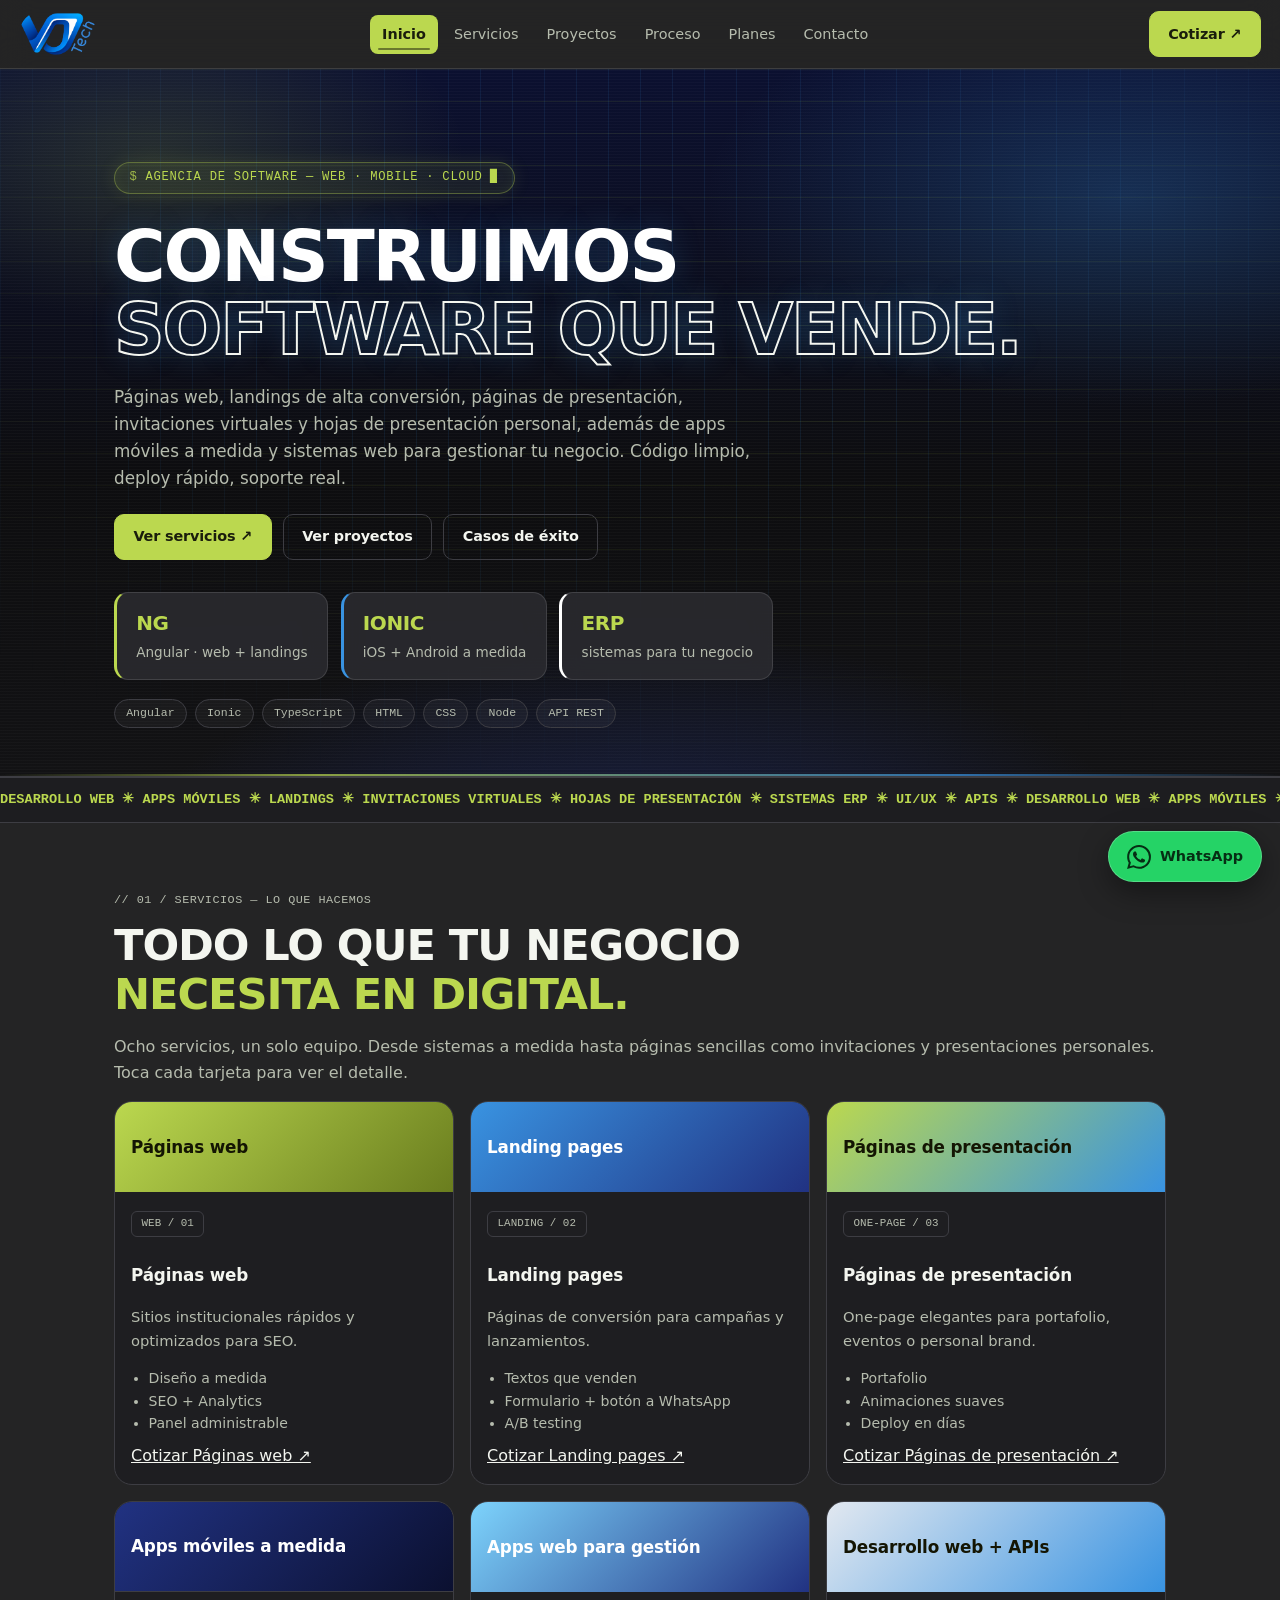
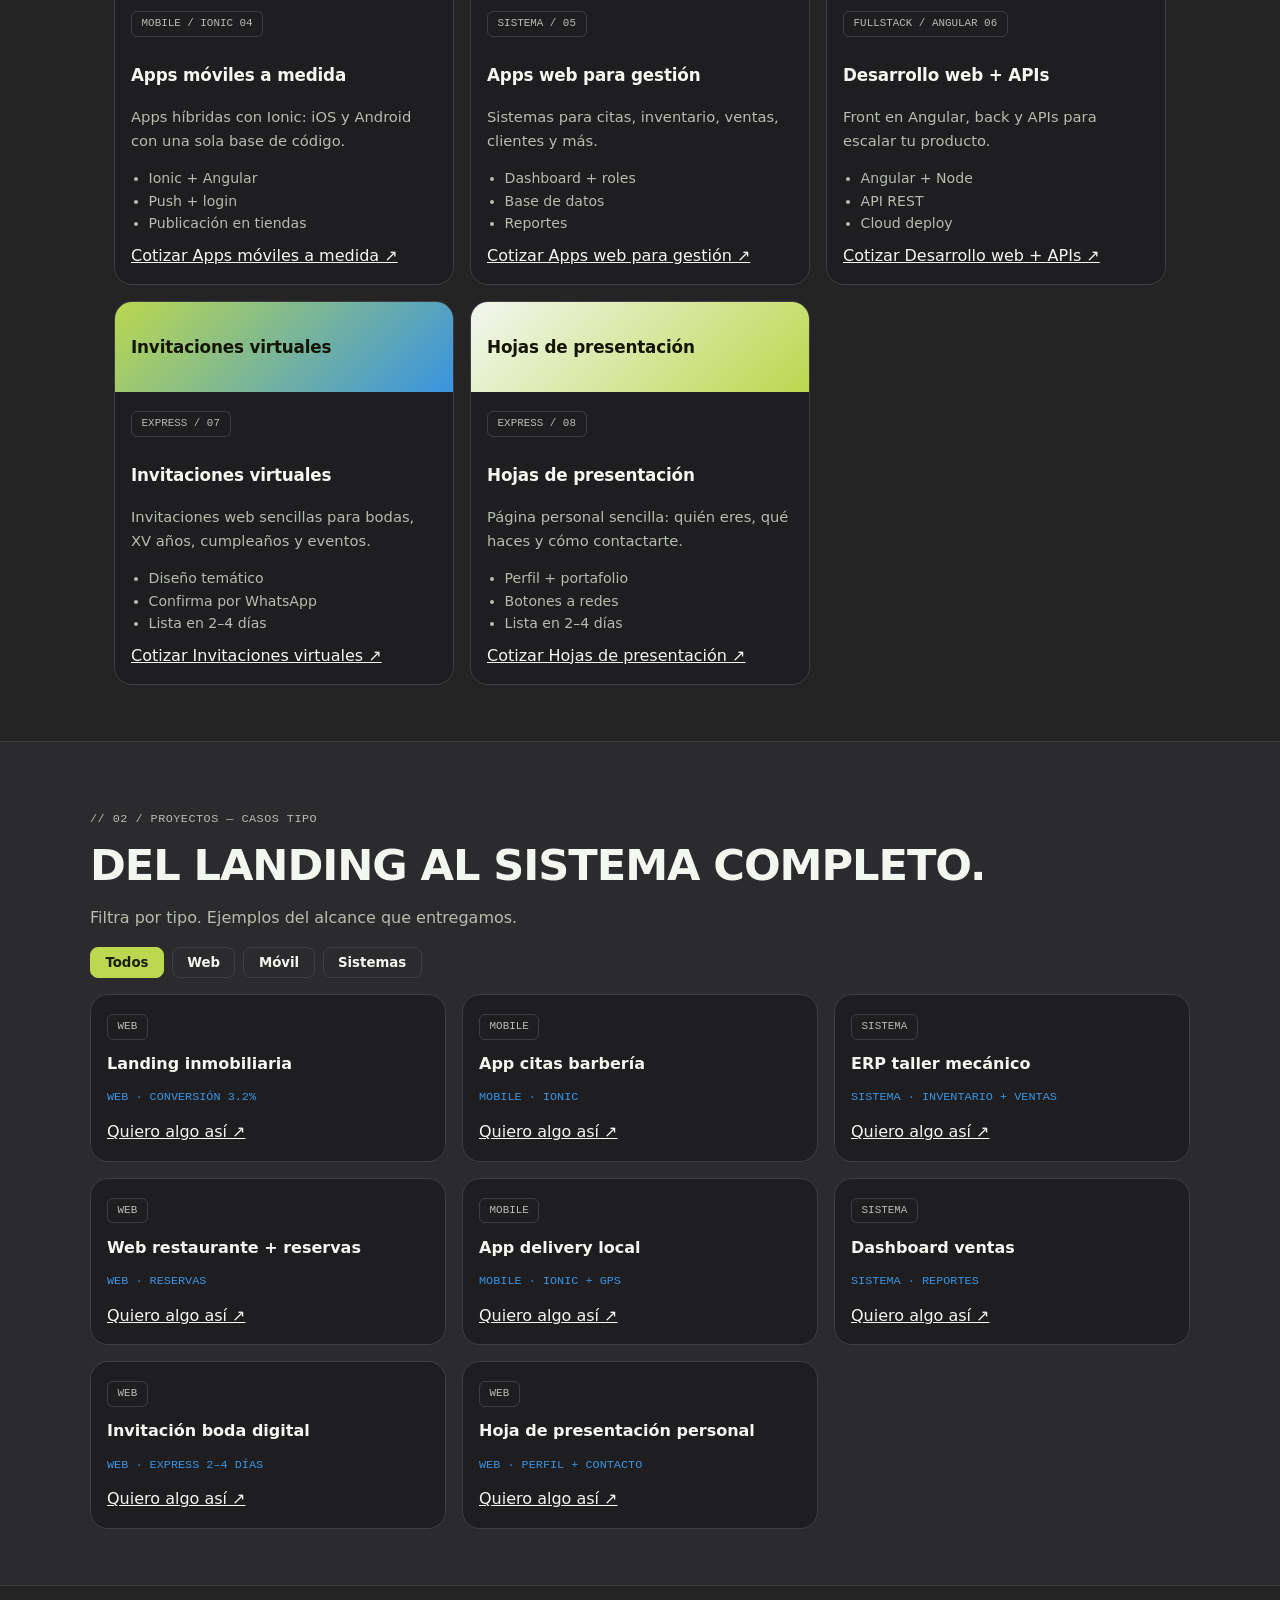
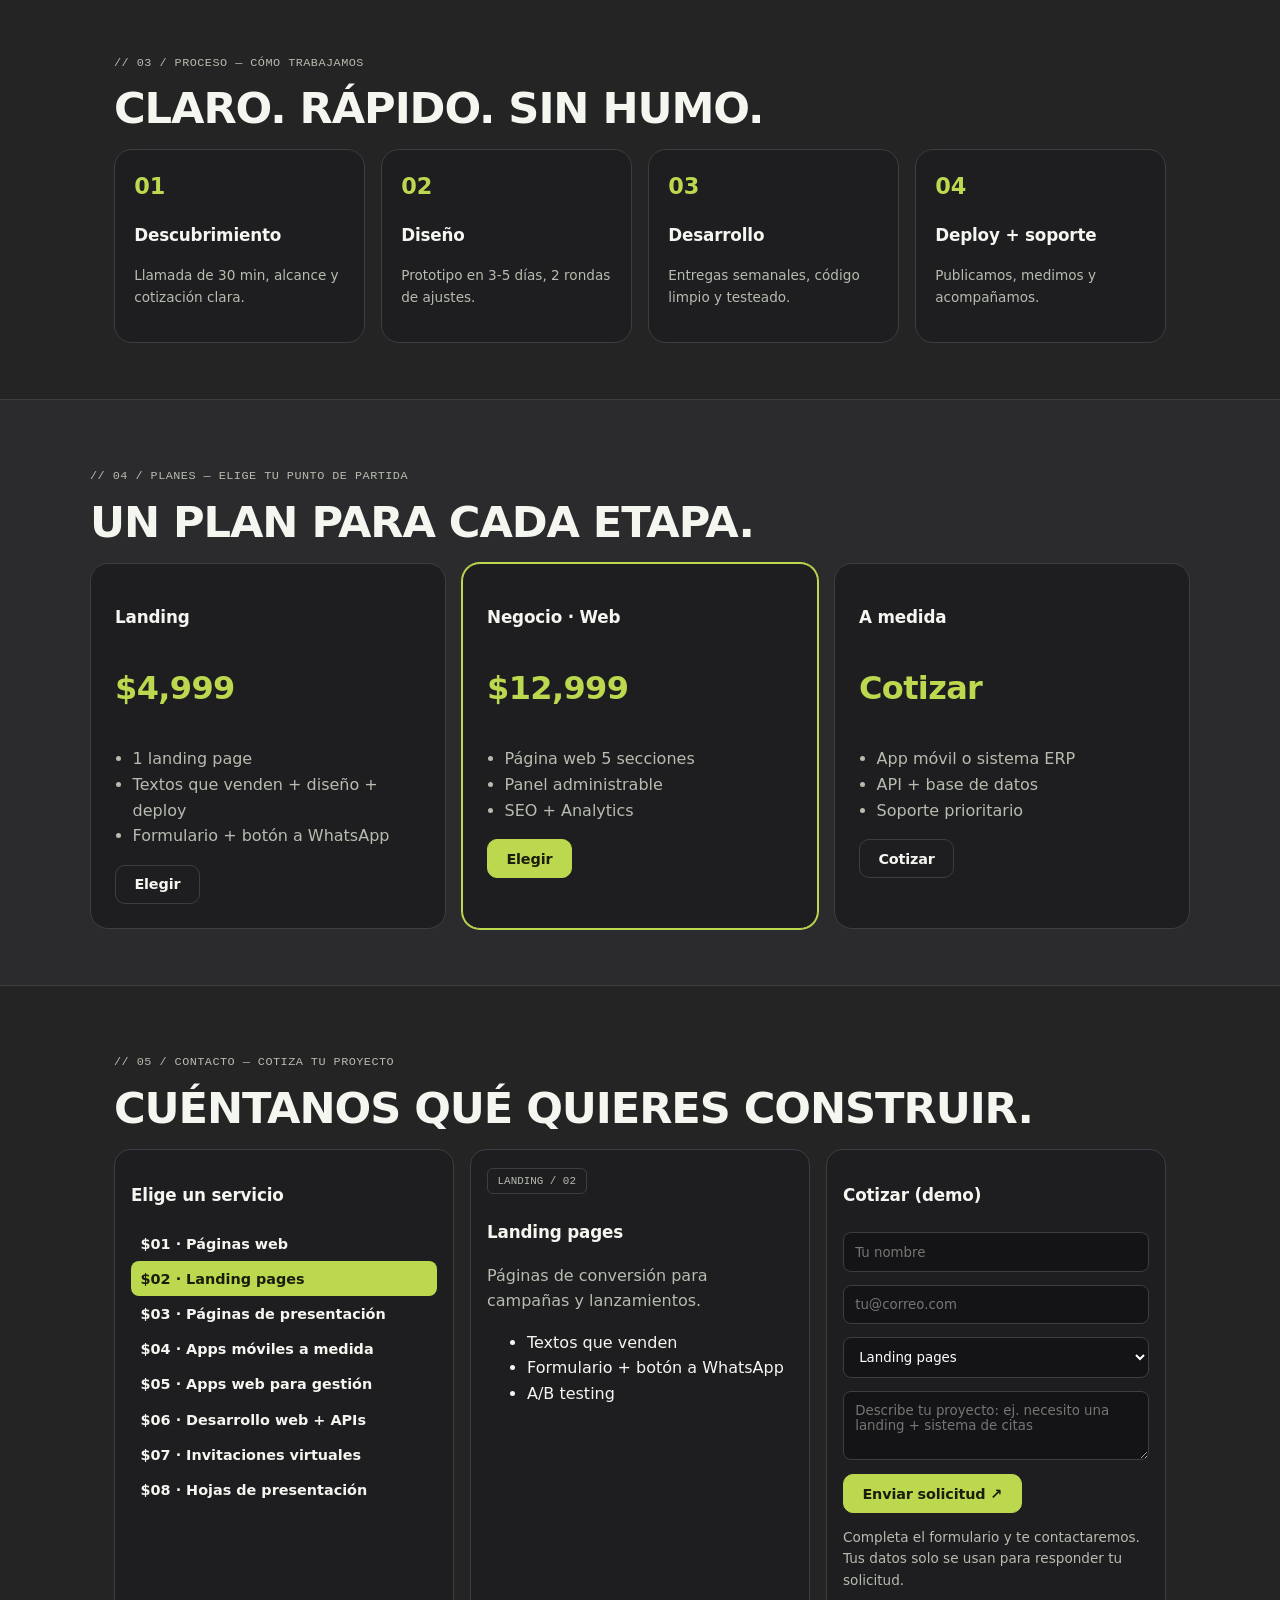
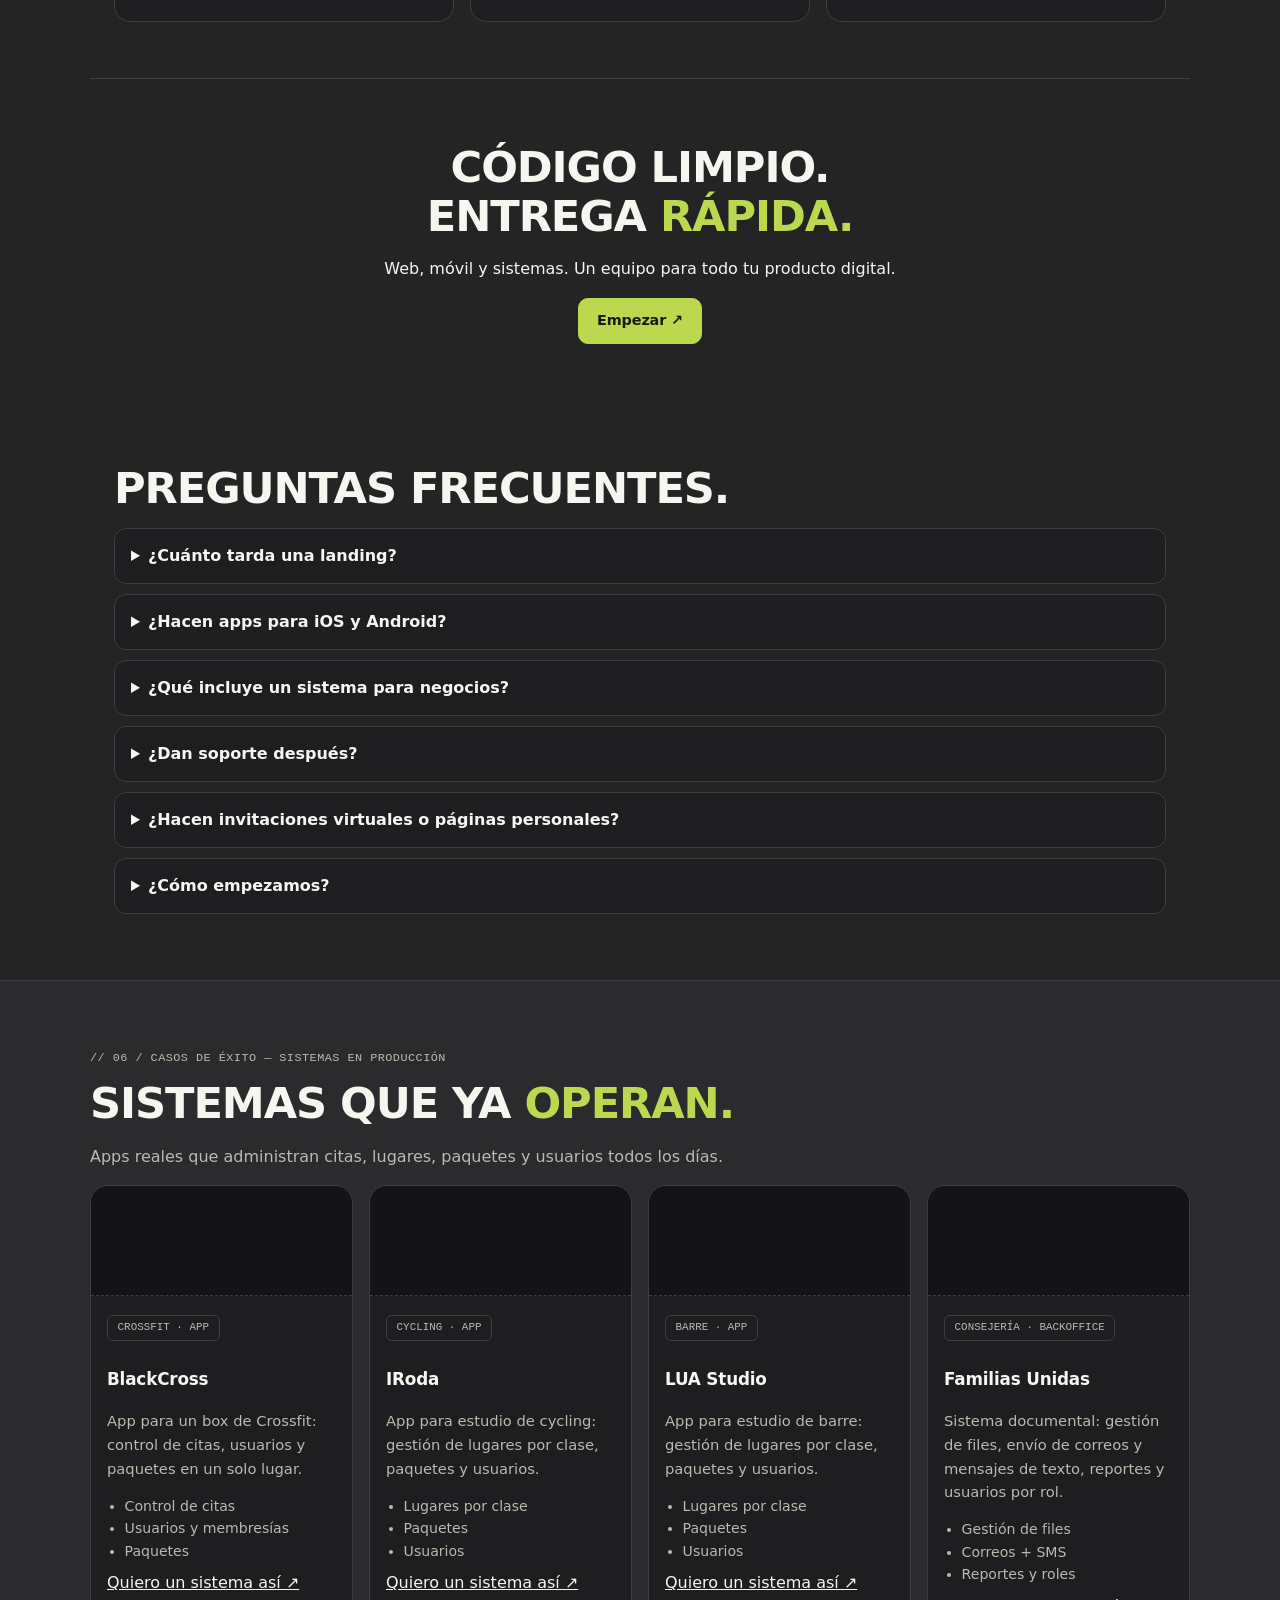
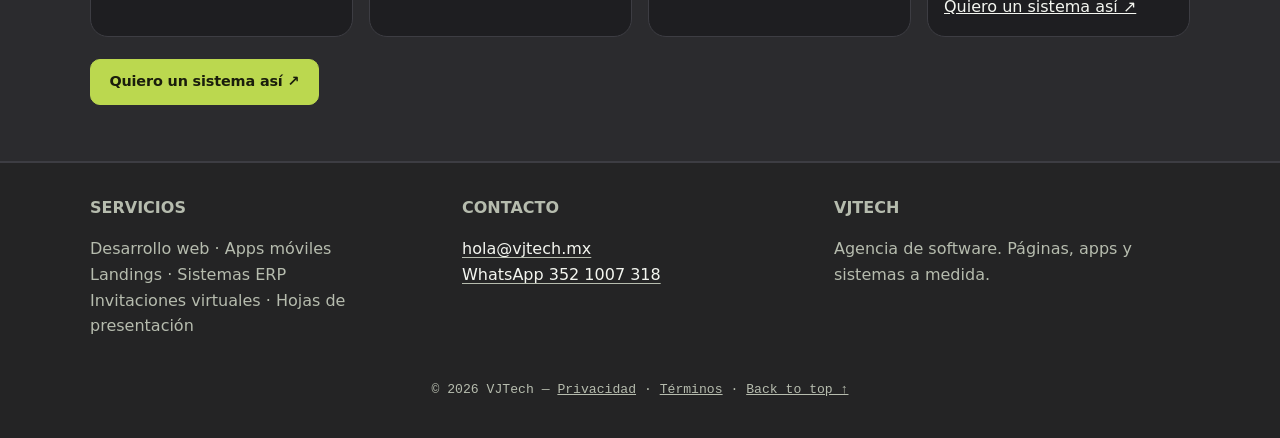
<file: index.html>
<!DOCTYPE html>
<html lang="es">
<head>
  <meta charset="UTF-8" />
  <meta name="viewport" content="width=device-width, initial-scale=1.0" />
  <title>VJTech — Desarrollo web, móvil y apps a medida</title>
  <meta name="description" content="VJTech: páginas web, landings, páginas de presentación, invitaciones virtuales, hojas de presentación personal, apps móviles con Ionic y apps web con Angular para gestión de negocios." />
  <link rel="canonical" href="https://vjtech.mx/" />
  <!-- Open Graph / Twitter (vista previa al compartir en WhatsApp y redes) -->
  <meta property="og:type" content="website" />
  <meta property="og:locale" content="es_MX" />
  <meta property="og:site_name" content="VJTech" />
  <meta property="og:title" content="VJTech — Desarrollo web, móvil y apps a medida" />
  <meta property="og:description" content="Páginas web, landings de alta conversión, invitaciones virtuales y apps móviles a medida. Código limpio, deploy rápido, soporte real." />
  <meta property="og:url" content="https://vjtech.mx/" />
  <meta property="og:image" content="https://vjtech.mx/logo.png" />
  <meta name="twitter:card" content="summary_large_image" />
  <meta name="twitter:title" content="VJTech — Desarrollo web, móvil y apps a medida" />
  <meta name="twitter:description" content="Páginas web, landings de alta conversión y apps móviles a medida." />
  <meta name="twitter:image" content="https://vjtech.mx/logo.png" />
  <!-- Analytics GA4: pon tu ID en ANALYTICS_ID dentro de app.js para activar la medición -->
  <meta name="referrer" content="strict-origin-when-cross-origin" />
  <!-- CSP temporal vía meta (mover a headers nginx al desplegar en EC2) -->
  <meta http-equiv="Content-Security-Policy" content="default-src 'self'; script-src 'self' https://www.googletagmanager.com https://www.google-analytics.com; style-src 'self' https://fonts.googleapis.com; font-src 'self' https://fonts.gstatic.com; img-src 'self' data: https://www.google-analytics.com; connect-src 'self' https:; form-action 'self'; base-uri 'self'; frame-ancestors 'none'; object-src 'none'" />
  <link rel="preconnect" href="https://fonts.googleapis.com" />
  <link rel="preconnect" href="https://fonts.gstatic.com" crossorigin />
  <link href="https://fonts.googleapis.com/css2?family=Plus+Jakarta+Sans:wght@400;500;600;700;800&family=JetBrains+Mono:wght@400;500;600&display=swap" rel="stylesheet" />
  <link rel="stylesheet" href="styles.css" />
  <link rel="preload" as="image" href="logo.png" />
  <link rel="icon" type="image/png" sizes="32x32" href="icons/favicon-32.png" />
  <link rel="icon" type="image/png" sizes="48x48" href="icons/favicon-48.png" />
  <link rel="apple-touch-icon" href="apple-touch-icon.png" />
  <link rel="manifest" href="manifest.json" />
  <meta name="theme-color" content="#0d0d0f" />
  <meta name="application-name" content="VJTech" />
  <meta name="mobile-web-app-capable" content="yes" />
  <meta name="apple-mobile-web-app-capable" content="yes" />
  <meta name="apple-mobile-web-app-title" content="VJTech" />
  <meta name="apple-mobile-web-app-status-bar-style" content="black" />
</head>
<body id="inicio">
  <!-- Splash de carga: mismo estilo que el hero. Se oculta al terminar de cargar (app.js) -->
  <div class="splash" id="splash" role="status" aria-label="Cargando VJTech">
    <div class="splash-glow" aria-hidden="true"></div>
    <div class="splash-logo"><img src="logo.png" alt="VJTech" width="150" height="54" /></div>
    <p class="splash-kicker">AGENCIA DE SOFTWARE — WEB · MOBILE · CLOUD</p>
    <div class="splash-bar" aria-hidden="true"><i></i></div>
  </div>
  <header class="nav" id="topNav">
    <a class="brand" href="#inicio" data-scroll aria-label="VJTech inicio">
      <span class="logo-slot" aria-hidden="true">
        <img src="logo.png" alt="VJTech" width="150" height="54" />
      </span>
    </a>
    <nav class="links" aria-label="Principal">
      <a href="#inicio" data-scroll class="active">Inicio</a>
      <a href="#servicios" data-scroll>Servicios</a>
      <a href="#proyectos" data-scroll>Proyectos</a>
      <a href="#proceso" data-scroll>Proceso</a>
      <a href="#planes" data-scroll>Planes</a>
      <a href="#contacto" data-scroll>Contacto</a>
    </nav>
    <div class="actions">
      <a class="btn primary" href="#contacto" data-scroll>Cotizar ↗</a>
    </div>
    <button class="menu" id="menuBtn" aria-label="Abrir menú" aria-expanded="false">☰</button>
  </header>
  <div class="mobile" id="mobileMenu">
    <a href="#inicio" data-scroll>Inicio</a>
    <a href="#servicios" data-scroll>Servicios</a>
    <a href="#proyectos" data-scroll>Proyectos</a>
    <a href="#proceso" data-scroll>Proceso</a>
    <a href="#planes" data-scroll>Planes</a>
    <a href="#contacto" data-scroll class="btn primary">Cotizar ↗</a>
  </div>

  <main>
    <!-- HERO -->
    <section class="hero">
      <div class="hero-bg" aria-hidden="true"></div>
      <div class="hero-inner">
      <p class="kicker">AGENCIA DE SOFTWARE — WEB · MOBILE · CLOUD</p>
      <h1><span>CONSTRUIMOS</span><br /><em>SOFTWARE QUE VENDE.</em></h1>
      <p class="sub">Páginas web, landings de alta conversión, páginas de presentación, invitaciones virtuales y hojas de presentación personal, además de apps móviles a medida y sistemas web para gestionar tu negocio. Código limpio, deploy rápido, soporte real.</p>
      <div class="cta">
        <a href="#servicios" class="btn primary" data-scroll>Ver servicios ↗</a>
        <a href="#proyectos" class="btn ghost" data-scroll>Ver proyectos</a>
        <a href="#casos" class="btn ghost" data-scroll>Casos de éxito</a>
      </div>
      <div class="hero-cards">
        <div class="hcard"><strong>NG</strong><span>Angular · web + landings</span></div>
        <div class="hcard"><strong>IONIC</strong><span>iOS + Android a medida</span></div>
        <div class="hcard"><strong>ERP</strong><span>sistemas para tu negocio</span></div>
      </div>
      <div class="stack-bar" aria-label="Tecnologías">
        <span>Angular</span><span>Ionic</span><span>TypeScript</span><span>HTML</span><span>CSS</span><span>Node</span><span>API REST</span>
      </div>
      </div>
    </section>

    <div class="marquee" aria-hidden="true"><div class="track" id="marqueeTrack">
      <span>DESARROLLO WEB ✳ APPS MÓVILES ✳ LANDINGS ✳ INVITACIONES VIRTUALES ✳ HOJAS DE PRESENTACIÓN ✳ SISTEMAS ERP ✳ UI/UX ✳ APIS ✳ DESARROLLO WEB ✳ APPS MÓVILES ✳ LANDINGS ✳ INVITACIONES VIRTUALES ✳&nbsp;</span>
    </div></div>

    <!-- SERVICIOS -->
    <section id="servicios" class="section scroll-target">
      <p class="label">01 / SERVICIOS — LO QUE HACEMOS</p>
      <h2>TODO LO QUE TU NEGOCIO<br /><em>NECESITA EN DIGITAL.</em></h2>
      <p class="muted">Ocho servicios, un solo equipo. Desde sistemas a medida hasta páginas sencillas como invitaciones y presentaciones personales. Toca cada tarjeta para ver el detalle.</p>
      <div class="grid3" id="services"></div>
    </section>

    <!-- PROYECTOS -->
    <section id="proyectos" class="section alt scroll-target">
      <p class="label">02 / PROYECTOS — CASOS TIPO</p>
      <h2>DEL LANDING AL SISTEMA COMPLETO.</h2>
      <p class="muted">Filtra por tipo. Ejemplos del alcance que entregamos.</p>
      <div class="filters">
        <button class="chip active" data-f="all">Todos</button>
        <button class="chip" data-f="web">Web</button>
        <button class="chip" data-f="mobile">Móvil</button>
        <button class="chip" data-f="sistema">Sistemas</button>
      </div>
      <div class="agenda" id="projects"></div>
    </section>

    <!-- PROCESO -->
    <section id="proceso" class="section scroll-target">
      <p class="label">03 / PROCESO — CÓMO TRABAJAMOS</p>
      <h2>CLARO. RÁPIDO. SIN HUMO.</h2>
      <div class="grid4" id="steps"></div>
    </section>

    <!-- PLANES -->
    <section id="planes" class="section alt scroll-target">
      <p class="label">04 / PLANES — ELIGE TU PUNTO DE PARTIDA</p>
      <h2>UN PLAN PARA CADA ETAPA.</h2>
      <div class="grid3">
        <div class="price"><h3>Landing</h3><p class="p">$4,999</p><ul><li>1 landing page</li><li>Textos que venden + diseño + deploy</li><li>Formulario + botón a WhatsApp</li></ul><button class="btn ghost" data-plan="Landing">Elegir</button></div>
        <div class="price hot"><h3>Negocio · Web</h3><p class="p">$12,999</p><ul><li>Página web 5 secciones</li><li>Panel administrable</li><li>SEO + Analytics</li></ul><button class="btn primary" data-plan="Negocio Web">Elegir</button></div>
        <div class="price"><h3>A medida</h3><p class="p">Cotizar</p><ul><li>App móvil o sistema ERP</li><li>API + base de datos</li><li>Soporte prioritario</li></ul><button class="btn ghost" data-plan="A medida">Cotizar</button></div>
      </div>
    </section>

    <!-- CONTACTO -->
    <section id="contacto" class="section scroll-target">
      <p class="label">05 / CONTACTO — COTIZA TU PROYECTO</p>
      <h2>CUÉNTANOS QUÉ QUIERES CONSTRUIR.</h2>
      <div class="booking">
        <div class="days" id="servicesList"></div>
        <div class="classes" id="serviceDetail"></div>
        <form id="quoteForm" action="#" method="post" novalidate>
          <h3>Cotizar (demo)</h3>
          <label class="sr-only" for="fName">Tu nombre</label>
          <input required placeholder="Tu nombre" id="fName" name="nombre" type="text" autocomplete="name" maxlength="100" />
          <label class="sr-only" for="fMail">Tu correo</label>
          <input required type="email" placeholder="tu@correo.com" id="fMail" name="correo" autocomplete="email" inputmode="email" maxlength="254" />
          <label class="sr-only" for="fService">Servicio</label>
          <select id="fService" name="tipo"></select>
          <label class="sr-only" for="fMsg">Describe tu proyecto</label>
          <textarea id="fMsg" name="descripcion" rows="3" maxlength="2000" placeholder="Describe tu proyecto: ej. necesito una landing + sistema de citas"></textarea>
          <!-- Honeypot anti-spam: los humanos no lo ven ni lo llenan -->
          <div class="hp-wrap" aria-hidden="true">
            <label class="sr-only" for="fWeb">No llenar</label>
            <input type="text" id="fWeb" name="website" tabindex="-1" autocomplete="off" />
          </div>
          <button class="btn primary" type="submit">Enviar solicitud ↗</button>
          <p class="muted small" id="quoteMsg">Completa el formulario y te contactaremos. Tus datos solo se usan para responder tu solicitud.</p>
        </form>
      </div>
    </section>

    <section class="section community">
      <h2>CÓDIGO LIMPIO.<br />ENTREGA <em>RÁPIDA.</em></h2>
      <p>Web, móvil y sistemas. Un equipo para todo tu producto digital.</p>
      <a class="btn primary" href="#contacto" data-scroll>Empezar ↗</a>
    </section>

    <section class="section">
      <h2>PREGUNTAS FRECUENTES.</h2>
      <div class="faq" id="faq"></div>
    </section>

    <!-- CASOS DE ÉXITO -->
    <section id="casos" class="section alt scroll-target">
      <p class="label">06 / CASOS DE ÉXITO — SISTEMAS EN PRODUCCIÓN</p>
      <h2>SISTEMAS QUE YA <em>OPERAN.</em></h2>
      <p class="muted">Apps reales que administran citas, lugares, paquetes y usuarios todos los días.</p>
      <div class="grid4" id="casosGrid"></div>
      <div class="cta">
        <a href="#contacto" class="btn primary" data-scroll>Quiero un sistema así ↗</a>
      </div>
    </section>
  </main>

  <footer>
    <div class="fgrid">
      <div><strong>SERVICIOS</strong><p>Desarrollo web · Apps móviles<br />Landings · Sistemas ERP<br />Invitaciones virtuales · Hojas de presentación</p></div>
      <div><strong>CONTACTO</strong><p><a href="mailto:hola@vjtech.mx">hola@vjtech.mx</a><br /><a href="https://wa.me/523521007318?text=Hola%20VJTech%2C%20quiero%20cotizar%20un%20proyecto" target="_blank" rel="noopener noreferrer">WhatsApp 352 1007 318</a></p></div>
      <div><strong>VJTECH</strong><p>Agencia de software. Páginas, apps y sistemas a medida.</p></div>
    </div>
    <p class="copy">© 2026 VJTech — <a href="privacidad.html">Privacidad</a> · <a href="terminos.html">Términos</a> · <a href="#inicio" data-scroll>Back to top ↑</a></p>
  </footer>

  <a class="wa-fab" href="https://wa.me/523521007318?text=Hola%20VJTech%2C%20quiero%20cotizar%20un%20proyecto" target="_blank" rel="noopener noreferrer" aria-label="Escríbenos por WhatsApp">
    <svg viewBox="0 0 24 24" width="24" height="24" aria-hidden="true" focusable="false"><path fill="currentColor" d="M17.472 14.382c-.297-.149-1.758-.867-2.03-.967-.273-.099-.471-.148-.67.15-.197.297-.767.966-.94 1.164-.173.199-.347.223-.644.075-.297-.15-1.255-.463-2.39-1.475-.883-.788-1.48-1.761-1.653-2.059-.173-.297-.018-.458.13-.606.134-.133.298-.347.446-.52.149-.174.198-.298.298-.497.099-.198.05-.371-.025-.52-.075-.149-.669-1.612-.916-2.207-.242-.579-.487-.5-.669-.51-.173-.008-.371-.01-.57-.01-.198 0-.52.074-.792.372-.272.297-1.04 1.016-1.04 2.479 0 1.462 1.065 2.875 1.213 3.074.149.198 2.096 3.2 5.077 4.487.709.306 1.262.489 1.694.625.712.227 1.36.195 1.871.118.571-.085 1.758-.719 2.006-1.413.248-.694.248-1.289.173-1.413-.074-.124-.272-.198-.57-.347m-5.421 7.403h-.004a9.87 9.87 0 01-5.031-1.378l-.361-.214-3.741.982.998-3.648-.235-.374a9.86 9.86 0 01-1.51-5.26c.001-5.45 4.436-9.884 9.888-9.884 2.64 0 5.122 1.03 6.988 2.898a9.825 9.825 0 012.893 6.994c-.003 5.45-4.437 9.884-9.885 9.884m8.413-18.297A11.815 11.815 0 0012.05 0C5.495 0 .16 5.335.157 11.892c0 2.096.547 4.142 1.588 5.945L.057 24l6.305-1.654a11.882 11.882 0 005.683 1.448h.005c6.554 0 11.89-5.335 11.893-11.893a11.821 11.821 0 00-3.48-8.413z"/></svg>
    <span class="wa-fab-txt">WhatsApp</span>
  </a>

  <script src="app.js" defer></script>
</body>
</html>
</file>
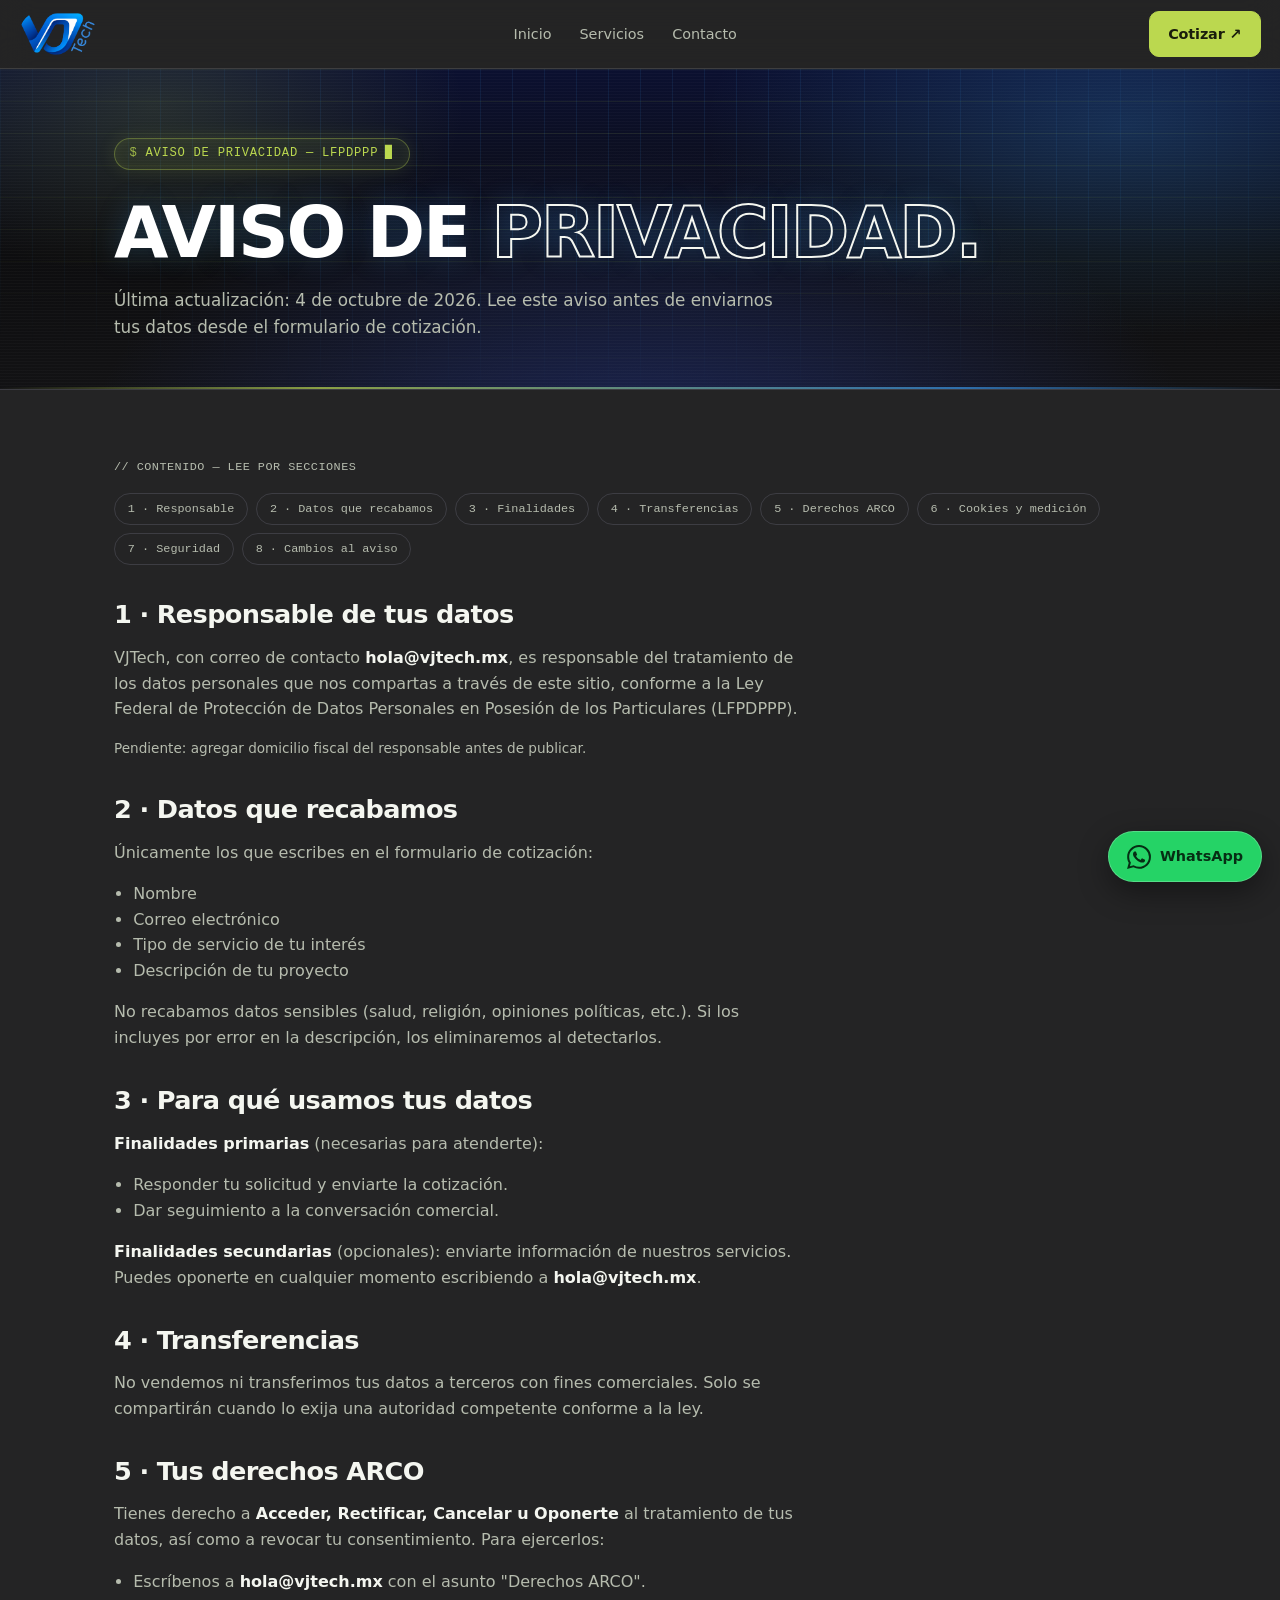
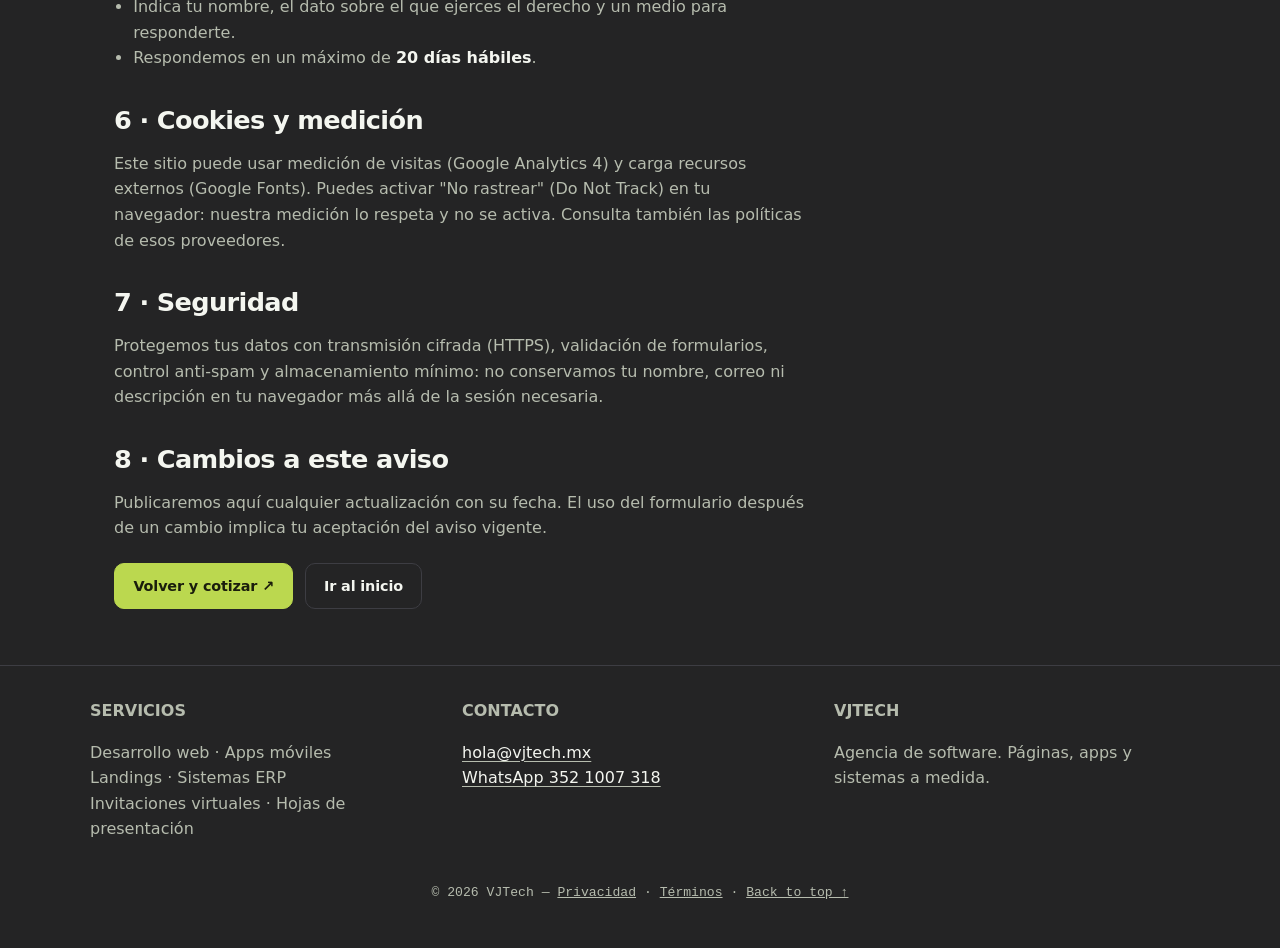
<file: privacidad.html>
<!DOCTYPE html>
<html lang="es">
<head>
  <meta charset="UTF-8" />
  <meta name="viewport" content="width=device-width, initial-scale=1.0" />
  <title>Aviso de Privacidad — VJTech</title>
  <meta name="description" content="Aviso de privacidad de VJTech: qué datos recabamos del formulario de cotización, para qué los usamos y cómo ejercer tus derechos ARCO." />
  <link rel="canonical" href="https://vjtech.mx/privacidad.html" />
  <meta name="referrer" content="strict-origin-when-cross-origin" />
  <meta name="robots" content="noindex, follow" />
  <!-- CSP temporal vía meta (mover a headers nginx al desplegar en EC2) -->
  <meta http-equiv="Content-Security-Policy" content="default-src 'self'; script-src 'self'; style-src 'self' https://fonts.googleapis.com; font-src 'self' https://fonts.gstatic.com; img-src 'self' data:; connect-src 'self' https:; form-action 'self'; base-uri 'self'; frame-ancestors 'none'; object-src 'none'" />
  <link rel="preconnect" href="https://fonts.googleapis.com" />
  <link rel="preconnect" href="https://fonts.gstatic.com" crossorigin />
  <link href="https://fonts.googleapis.com/css2?family=Plus+Jakarta+Sans:wght@400;500;600;700;800&family=JetBrains+Mono:wght@400;500;600&display=swap" rel="stylesheet" />
  <link rel="stylesheet" href="styles.css" />
  <link rel="icon" type="image/png" sizes="32x32" href="icons/favicon-32.png" />
  <link rel="icon" type="image/png" sizes="48x48" href="icons/favicon-48.png" />
  <link rel="apple-touch-icon" href="apple-touch-icon.png" />
  <link rel="manifest" href="manifest.json" />
  <meta name="theme-color" content="#0d0d0f" />
  <meta name="apple-mobile-web-app-title" content="VJTech" />
</head>
<body id="inicio">
  <header class="nav" id="topNav">
    <a class="brand" href="index.html#inicio" aria-label="VJTech inicio">
      <span class="logo-slot" aria-hidden="true">
        <img src="logo.png" alt="VJTech" width="150" height="54" />
      </span>
    </a>
    <nav class="links" aria-label="Principal">
      <a href="index.html#inicio">Inicio</a>
      <a href="index.html#servicios">Servicios</a>
      <a href="index.html#contacto">Contacto</a>
    </nav>
    <div class="actions">
      <a class="btn primary" href="index.html#contacto">Cotizar ↗</a>
    </div>
    <button class="menu" id="menuBtn" aria-label="Abrir menú" aria-expanded="false">☰</button>
  </header>
  <div class="mobile" id="mobileMenu">
    <a href="index.html#inicio">Inicio</a>
    <a href="index.html#servicios">Servicios</a>
    <a href="index.html#contacto" class="btn primary">Cotizar ↗</a>
  </div>

  <main>
    <section class="hero hero-compact">
      <div class="hero-bg" aria-hidden="true"></div>
      <div class="hero-inner">
        <p class="kicker">AVISO DE PRIVACIDAD — LFPDPPP</p>
        <h1>AVISO DE <em>PRIVACIDAD.</em></h1>
        <p class="sub">Última actualización: 4 de octubre de 2026. Lee este aviso antes de enviarnos tus datos desde el formulario de cotización.</p>
      </div>
    </section>

    <section class="section legal">
      <p class="label">CONTENIDO — LEE POR SECCIONES</p>
      <nav class="toc" aria-label="Contenido del aviso">
        <a href="#responsable">1 · Responsable</a>
        <a href="#datos">2 · Datos que recabamos</a>
        <a href="#finalidades">3 · Finalidades</a>
        <a href="#transferencias">4 · Transferencias</a>
        <a href="#arco">5 · Derechos ARCO</a>
        <a href="#cookies">6 · Cookies y medición</a>
        <a href="#seguridad">7 · Seguridad</a>
        <a href="#cambios">8 · Cambios al aviso</a>
      </nav>

      <article class="legal-body">
        <h2 id="responsable">1 · Responsable de tus datos</h2>
        <p>VJTech, con correo de contacto <strong>hola@vjtech.mx</strong>, es responsable del tratamiento de los datos personales que nos compartas a través de este sitio, conforme a la Ley Federal de Protección de Datos Personales en Posesión de los Particulares (LFPDPPP).</p>
        <p class="muted small">Pendiente: agregar domicilio fiscal del responsable antes de publicar.</p>

        <h2 id="datos">2 · Datos que recabamos</h2>
        <p>Únicamente los que escribes en el formulario de cotización:</p>
        <ul>
          <li>Nombre</li>
          <li>Correo electrónico</li>
          <li>Tipo de servicio de tu interés</li>
          <li>Descripción de tu proyecto</li>
        </ul>
        <p>No recabamos datos sensibles (salud, religión, opiniones políticas, etc.). Si los incluyes por error en la descripción, los eliminaremos al detectarlos.</p>

        <h2 id="finalidades">3 · Para qué usamos tus datos</h2>
        <p><strong>Finalidades primarias</strong> (necesarias para atenderte):</p>
        <ul>
          <li>Responder tu solicitud y enviarte la cotización.</li>
          <li>Dar seguimiento a la conversación comercial.</li>
        </ul>
        <p><strong>Finalidades secundarias</strong> (opcionales): enviarte información de nuestros servicios. Puedes oponerte en cualquier momento escribiendo a <strong>hola@vjtech.mx</strong>.</p>

        <h2 id="transferencias">4 · Transferencias</h2>
        <p>No vendemos ni transferimos tus datos a terceros con fines comerciales. Solo se compartirán cuando lo exija una autoridad competente conforme a la ley.</p>

        <h2 id="arco">5 · Tus derechos ARCO</h2>
        <p>Tienes derecho a <strong>Acceder, Rectificar, Cancelar u Oponerte</strong> al tratamiento de tus datos, así como a revocar tu consentimiento. Para ejercerlos:</p>
        <ul>
          <li>Escríbenos a <strong>hola@vjtech.mx</strong> con el asunto "Derechos ARCO".</li>
          <li>Indica tu nombre, el dato sobre el que ejerces el derecho y un medio para responderte.</li>
          <li>Respondemos en un máximo de <strong>20 días hábiles</strong>.</li>
        </ul>

        <h2 id="cookies">6 · Cookies y medición</h2>
        <p>Este sitio puede usar medición de visitas (Google Analytics 4) y carga recursos externos (Google Fonts). Puedes activar "No rastrear" (Do Not Track) en tu navegador: nuestra medición lo respeta y no se activa. Consulta también las políticas de esos proveedores.</p>

        <h2 id="seguridad">7 · Seguridad</h2>
        <p>Protegemos tus datos con transmisión cifrada (HTTPS), validación de formularios, control anti-spam y almacenamiento mínimo: no conservamos tu nombre, correo ni descripción en tu navegador más allá de la sesión necesaria.</p>

        <h2 id="cambios">8 · Cambios a este aviso</h2>
        <p>Publicaremos aquí cualquier actualización con su fecha. El uso del formulario después de un cambio implica tu aceptación del aviso vigente.</p>
      </article>

      <div class="cta">
        <a href="index.html#contacto" class="btn primary">Volver y cotizar ↗</a>
        <a href="index.html#inicio" class="btn ghost">Ir al inicio</a>
      </div>
    </section>
  </main>

  <footer>
    <div class="fgrid">
      <div><strong>SERVICIOS</strong><p>Desarrollo web · Apps móviles<br />Landings · Sistemas ERP<br />Invitaciones virtuales · Hojas de presentación</p></div>
      <div><strong>CONTACTO</strong><p><a href="mailto:hola@vjtech.mx">hola@vjtech.mx</a><br /><a href="https://wa.me/523521007318?text=Hola%20VJTech%2C%20quiero%20cotizar%20un%20proyecto" target="_blank" rel="noopener noreferrer">WhatsApp 352 1007 318</a></p></div>
      <div><strong>VJTECH</strong><p>Agencia de software. Páginas, apps y sistemas a medida.</p></div>
    </div>
    <p class="copy">© 2026 VJTech — <a href="privacidad.html">Privacidad</a> · <a href="terminos.html">Términos</a> · <a href="index.html#inicio">Back to top ↑</a></p>
  </footer>

  <script src="legal.js" defer></script>
  <a class="wa-fab" href="https://wa.me/523521007318?text=Hola%20VJTech%2C%20quiero%20cotizar%20un%20proyecto" target="_blank" rel="noopener noreferrer" aria-label="Escríbenos por WhatsApp">
    <svg viewBox="0 0 24 24" width="24" height="24" aria-hidden="true" focusable="false"><path fill="currentColor" d="M17.472 14.382c-.297-.149-1.758-.867-2.03-.967-.273-.099-.471-.148-.67.15-.197.297-.767.966-.94 1.164-.173.199-.347.223-.644.075-.297-.15-1.255-.463-2.39-1.475-.883-.788-1.48-1.761-1.653-2.059-.173-.297-.018-.458.13-.606.134-.133.298-.347.446-.52.149-.174.198-.298.298-.497.099-.198.05-.371-.025-.52-.075-.149-.669-1.612-.916-2.207-.242-.579-.487-.5-.669-.51-.173-.008-.371-.01-.57-.01-.198 0-.52.074-.792.372-.272.297-1.04 1.016-1.04 2.479 0 1.462 1.065 2.875 1.213 3.074.149.198 2.096 3.2 5.077 4.487.709.306 1.262.489 1.694.625.712.227 1.36.195 1.871.118.571-.085 1.758-.719 2.006-1.413.248-.694.248-1.289.173-1.413-.074-.124-.272-.198-.57-.347m-5.421 7.403h-.004a9.87 9.87 0 01-5.031-1.378l-.361-.214-3.741.982.998-3.648-.235-.374a9.86 9.86 0 01-1.51-5.26c.001-5.45 4.436-9.884 9.888-9.884 2.64 0 5.122 1.03 6.988 2.898a9.825 9.825 0 012.893 6.994c-.003 5.45-4.437 9.884-9.885 9.884m8.413-18.297A11.815 11.815 0 0012.05 0C5.495 0 .16 5.335.157 11.892c0 2.096.547 4.142 1.588 5.945L.057 24l6.305-1.654a11.882 11.882 0 005.683 1.448h.005c6.554 0 11.89-5.335 11.893-11.893a11.821 11.821 0 00-3.48-8.413z"/></svg>
    <span class="wa-fab-txt">WhatsApp</span>
  </a>
</body>
</html>
</file>
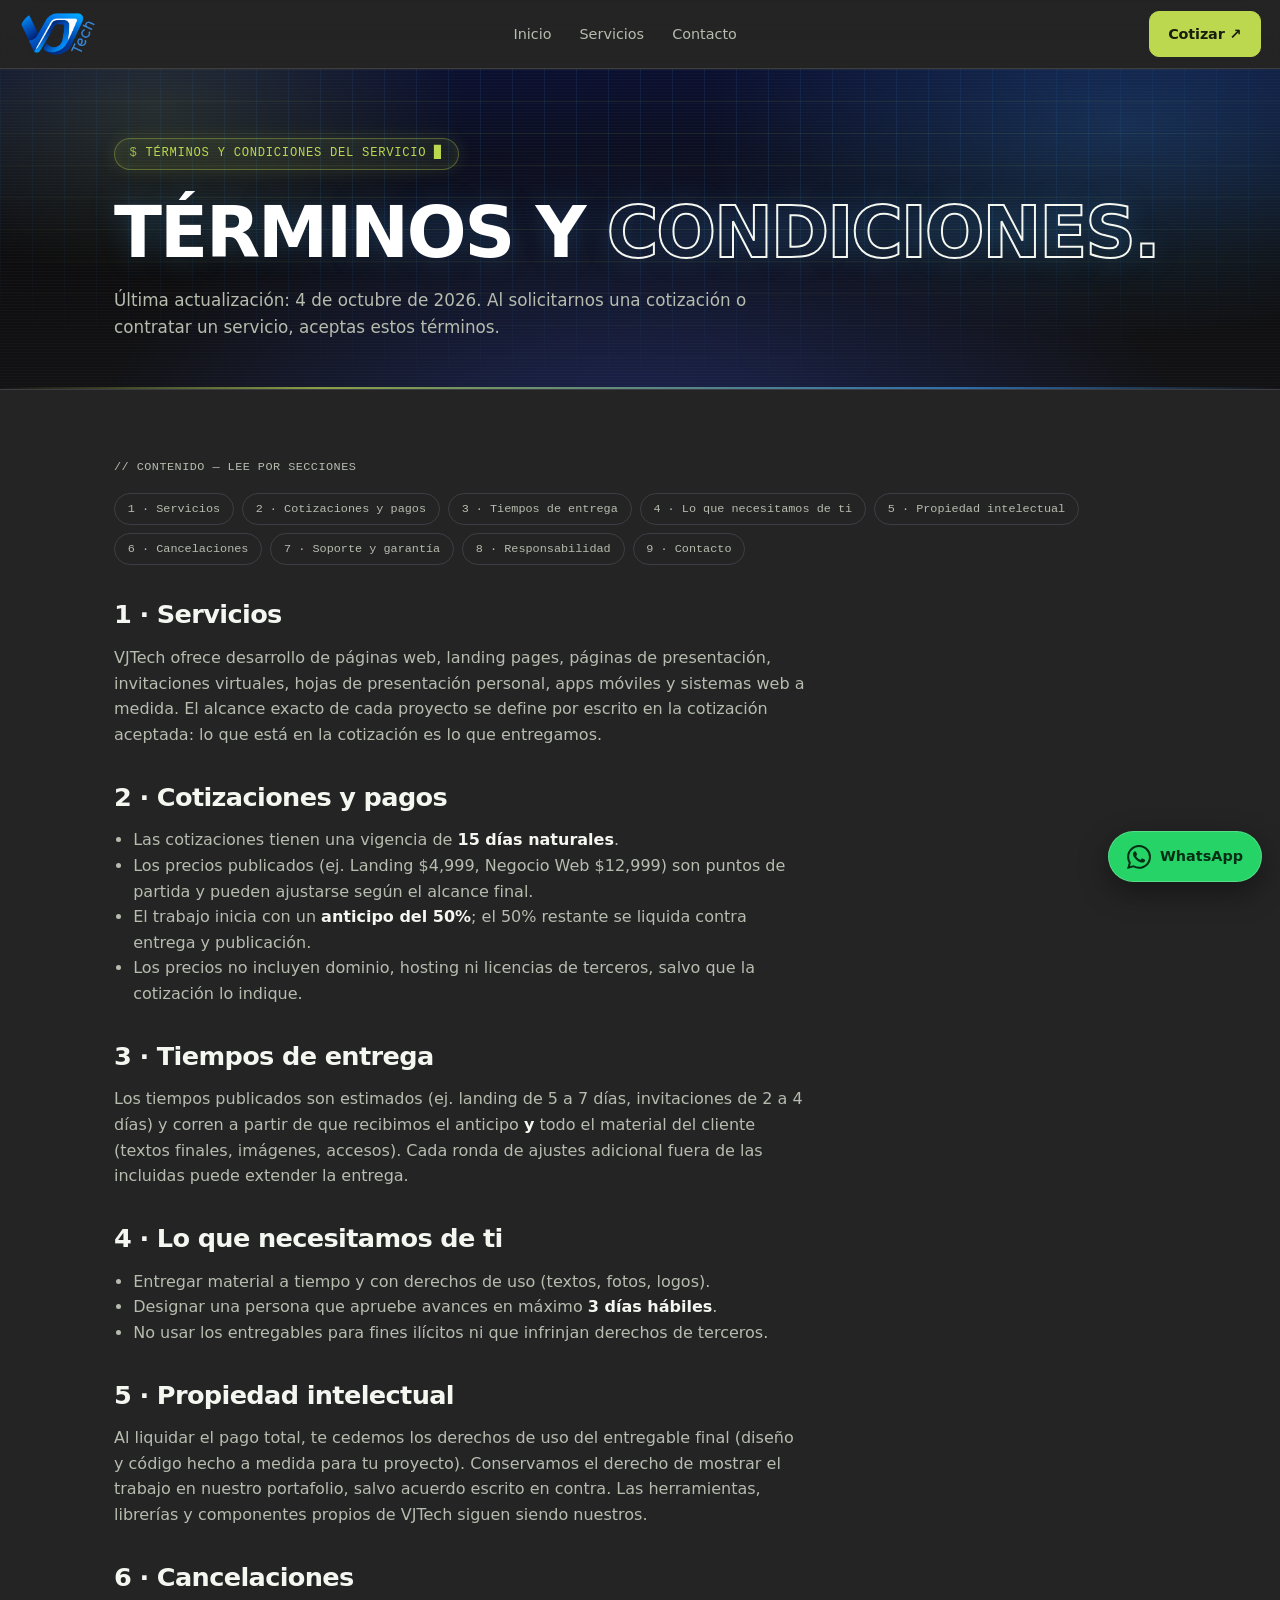
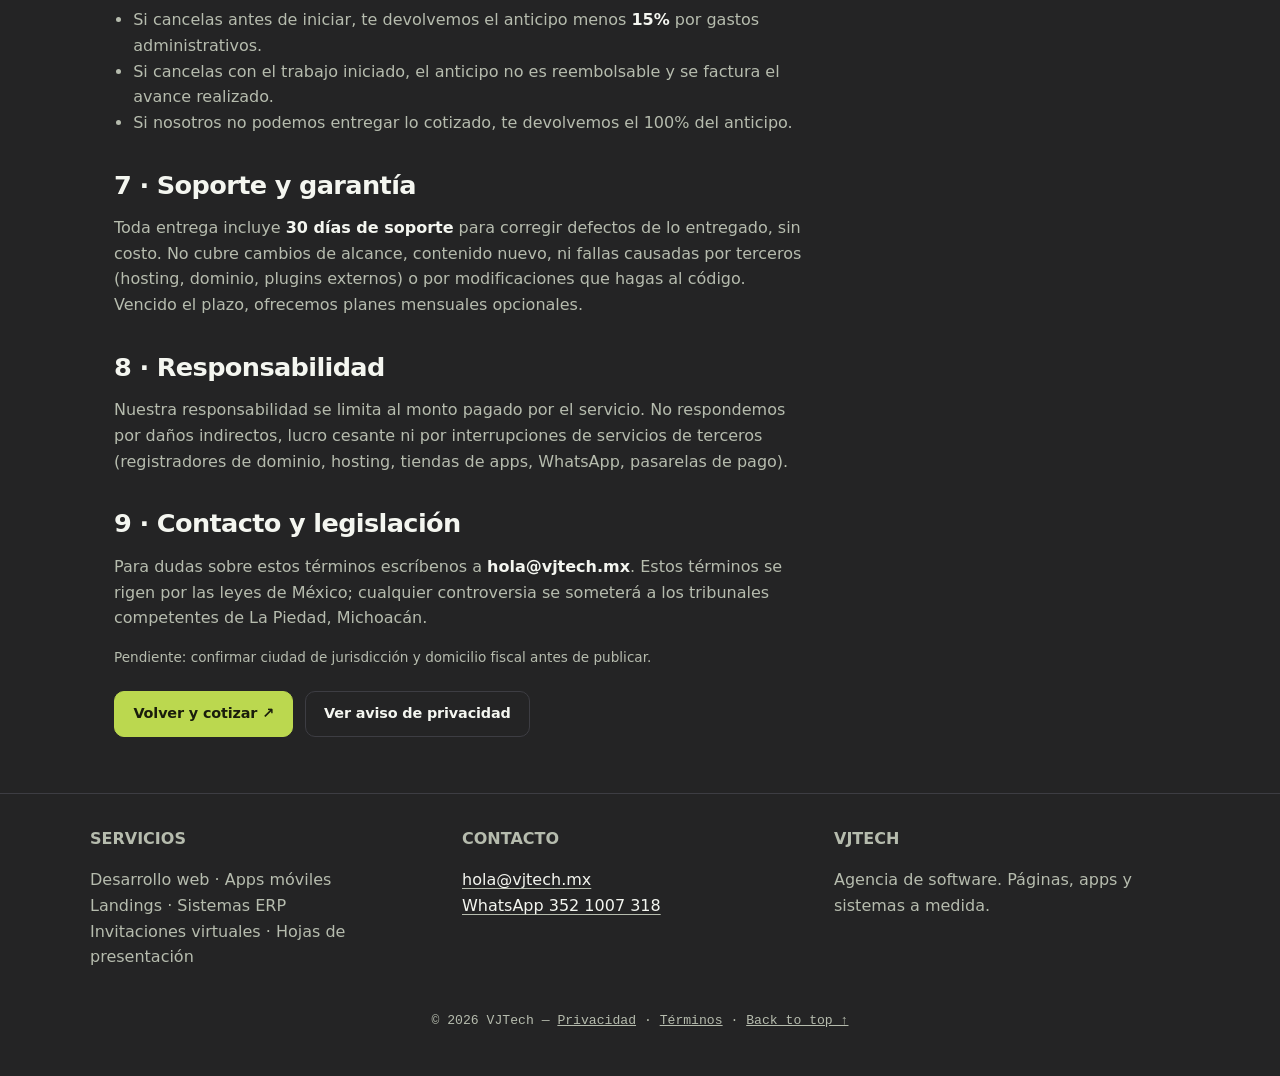
<file: terminos.html>
<!DOCTYPE html>
<html lang="es">
<head>
  <meta charset="UTF-8" />
  <meta name="viewport" content="width=device-width, initial-scale=1.0" />
  <title>Términos y Condiciones — VJTech</title>
  <meta name="description" content="Términos y condiciones de VJTech: alcance de servicios, cotizaciones, pagos, tiempos de entrega, propiedad intelectual, cancelaciones y soporte." />
  <link rel="canonical" href="https://vjtech.mx/terminos.html" />
  <meta name="referrer" content="strict-origin-when-cross-origin" />
  <meta name="robots" content="noindex, follow" />
  <!-- CSP temporal vía meta (mover a headers nginx al desplegar en EC2) -->
  <meta http-equiv="Content-Security-Policy" content="default-src 'self'; script-src 'self'; style-src 'self' https://fonts.googleapis.com; font-src 'self' https://fonts.gstatic.com; img-src 'self' data:; connect-src 'self' https:; form-action 'self'; base-uri 'self'; frame-ancestors 'none'; object-src 'none'" />
  <link rel="preconnect" href="https://fonts.googleapis.com" />
  <link rel="preconnect" href="https://fonts.gstatic.com" crossorigin />
  <link href="https://fonts.googleapis.com/css2?family=Plus+Jakarta+Sans:wght@400;500;600;700;800&family=JetBrains+Mono:wght@400;500;600&display=swap" rel="stylesheet" />
  <link rel="stylesheet" href="styles.css" />
  <link rel="icon" type="image/png" sizes="32x32" href="icons/favicon-32.png" />
  <link rel="icon" type="image/png" sizes="48x48" href="icons/favicon-48.png" />
  <link rel="apple-touch-icon" href="apple-touch-icon.png" />
  <link rel="manifest" href="manifest.json" />
  <meta name="theme-color" content="#0d0d0f" />
  <meta name="apple-mobile-web-app-title" content="VJTech" />
</head>
<body id="inicio">
  <header class="nav" id="topNav">
    <a class="brand" href="index.html#inicio" aria-label="VJTech inicio">
      <span class="logo-slot" aria-hidden="true">
        <img src="logo.png" alt="VJTech" width="150" height="54" />
      </span>
    </a>
    <nav class="links" aria-label="Principal">
      <a href="index.html#inicio">Inicio</a>
      <a href="index.html#servicios">Servicios</a>
      <a href="index.html#contacto">Contacto</a>
    </nav>
    <div class="actions">
      <a class="btn primary" href="index.html#contacto">Cotizar ↗</a>
    </div>
    <button class="menu" id="menuBtn" aria-label="Abrir menú" aria-expanded="false">☰</button>
  </header>
  <div class="mobile" id="mobileMenu">
    <a href="index.html#inicio">Inicio</a>
    <a href="index.html#servicios">Servicios</a>
    <a href="index.html#contacto" class="btn primary">Cotizar ↗</a>
  </div>

  <main>
    <section class="hero hero-compact">
      <div class="hero-bg" aria-hidden="true"></div>
      <div class="hero-inner">
        <p class="kicker">TÉRMINOS Y CONDICIONES DEL SERVICIO</p>
        <h1>TÉRMINOS Y <em>CONDICIONES.</em></h1>
        <p class="sub">Última actualización: 4 de octubre de 2026. Al solicitarnos una cotización o contratar un servicio, aceptas estos términos.</p>
      </div>
    </section>

    <section class="section legal">
      <p class="label">CONTENIDO — LEE POR SECCIONES</p>
      <nav class="toc" aria-label="Contenido de los términos">
        <a href="#servicios">1 · Servicios</a>
        <a href="#cotizaciones">2 · Cotizaciones y pagos</a>
        <a href="#tiempos">3 · Tiempos de entrega</a>
        <a href="#obligaciones">4 · Lo que necesitamos de ti</a>
        <a href="#propiedad">5 · Propiedad intelectual</a>
        <a href="#cancelaciones">6 · Cancelaciones</a>
        <a href="#soporte">7 · Soporte y garantía</a>
        <a href="#responsabilidad">8 · Responsabilidad</a>
        <a href="#contacto-legal">9 · Contacto</a>
      </nav>

      <article class="legal-body">
        <h2 id="servicios">1 · Servicios</h2>
        <p>VJTech ofrece desarrollo de páginas web, landing pages, páginas de presentación, invitaciones virtuales, hojas de presentación personal, apps móviles y sistemas web a medida. El alcance exacto de cada proyecto se define por escrito en la cotización aceptada: lo que está en la cotización es lo que entregamos.</p>

        <h2 id="cotizaciones">2 · Cotizaciones y pagos</h2>
        <ul>
          <li>Las cotizaciones tienen una vigencia de <strong>15 días naturales</strong>.</li>
          <li>Los precios publicados (ej. Landing $4,999, Negocio Web $12,999) son puntos de partida y pueden ajustarse según el alcance final.</li>
          <li>El trabajo inicia con un <strong>anticipo del 50%</strong>; el 50% restante se liquida contra entrega y publicación.</li>
          <li>Los precios no incluyen dominio, hosting ni licencias de terceros, salvo que la cotización lo indique.</li>
        </ul>

        <h2 id="tiempos">3 · Tiempos de entrega</h2>
        <p>Los tiempos publicados son estimados (ej. landing de 5 a 7 días, invitaciones de 2 a 4 días) y corren a partir de que recibimos el anticipo <strong>y</strong> todo el material del cliente (textos finales, imágenes, accesos). Cada ronda de ajustes adicional fuera de las incluidas puede extender la entrega.</p>

        <h2 id="obligaciones">4 · Lo que necesitamos de ti</h2>
        <ul>
          <li>Entregar material a tiempo y con derechos de uso (textos, fotos, logos).</li>
          <li>Designar una persona que apruebe avances en máximo <strong>3 días hábiles</strong>.</li>
          <li>No usar los entregables para fines ilícitos ni que infrinjan derechos de terceros.</li>
        </ul>

        <h2 id="propiedad">5 · Propiedad intelectual</h2>
        <p>Al liquidar el pago total, te cedemos los derechos de uso del entregable final (diseño y código hecho a medida para tu proyecto). Conservamos el derecho de mostrar el trabajo en nuestro portafolio, salvo acuerdo escrito en contra. Las herramientas, librerías y componentes propios de VJTech siguen siendo nuestros.</p>

        <h2 id="cancelaciones">6 · Cancelaciones</h2>
        <ul>
          <li>Si cancelas antes de iniciar, te devolvemos el anticipo menos <strong>15%</strong> por gastos administrativos.</li>
          <li>Si cancelas con el trabajo iniciado, el anticipo no es reembolsable y se factura el avance realizado.</li>
          <li>Si nosotros no podemos entregar lo cotizado, te devolvemos el 100% del anticipo.</li>
        </ul>

        <h2 id="soporte">7 · Soporte y garantía</h2>
        <p>Toda entrega incluye <strong>30 días de soporte</strong> para corregir defectos de lo entregado, sin costo. No cubre cambios de alcance, contenido nuevo, ni fallas causadas por terceros (hosting, dominio, plugins externos) o por modificaciones que hagas al código. Vencido el plazo, ofrecemos planes mensuales opcionales.</p>

        <h2 id="responsabilidad">8 · Responsabilidad</h2>
        <p>Nuestra responsabilidad se limita al monto pagado por el servicio. No respondemos por daños indirectos, lucro cesante ni por interrupciones de servicios de terceros (registradores de dominio, hosting, tiendas de apps, WhatsApp, pasarelas de pago).</p>

        <h2 id="contacto-legal">9 · Contacto y legislación</h2>
        <p>Para dudas sobre estos términos escríbenos a <strong>hola@vjtech.mx</strong>. Estos términos se rigen por las leyes de México; cualquier controversia se someterá a los tribunales competentes de La Piedad, Michoacán.</p>
        <p class="muted small">Pendiente: confirmar ciudad de jurisdicción y domicilio fiscal antes de publicar.</p>
      </article>

      <div class="cta">
        <a href="index.html#contacto" class="btn primary">Volver y cotizar ↗</a>
        <a href="privacidad.html" class="btn ghost">Ver aviso de privacidad</a>
      </div>
    </section>
  </main>

  <footer>
    <div class="fgrid">
      <div><strong>SERVICIOS</strong><p>Desarrollo web · Apps móviles<br />Landings · Sistemas ERP<br />Invitaciones virtuales · Hojas de presentación</p></div>
      <div><strong>CONTACTO</strong><p><a href="mailto:hola@vjtech.mx">hola@vjtech.mx</a><br /><a href="https://wa.me/523521007318?text=Hola%20VJTech%2C%20quiero%20cotizar%20un%20proyecto" target="_blank" rel="noopener noreferrer">WhatsApp 352 1007 318</a></p></div>
      <div><strong>VJTECH</strong><p>Agencia de software. Páginas, apps y sistemas a medida.</p></div>
    </div>
    <p class="copy">© 2026 VJTech — <a href="privacidad.html">Privacidad</a> · <a href="terminos.html">Términos</a> · <a href="index.html#inicio">Back to top ↑</a></p>
  </footer>

  <script src="legal.js" defer></script>
  <a class="wa-fab" href="https://wa.me/523521007318?text=Hola%20VJTech%2C%20quiero%20cotizar%20un%20proyecto" target="_blank" rel="noopener noreferrer" aria-label="Escríbenos por WhatsApp">
    <svg viewBox="0 0 24 24" width="24" height="24" aria-hidden="true" focusable="false"><path fill="currentColor" d="M17.472 14.382c-.297-.149-1.758-.867-2.03-.967-.273-.099-.471-.148-.67.15-.197.297-.767.966-.94 1.164-.173.199-.347.223-.644.075-.297-.15-1.255-.463-2.39-1.475-.883-.788-1.48-1.761-1.653-2.059-.173-.297-.018-.458.13-.606.134-.133.298-.347.446-.52.149-.174.198-.298.298-.497.099-.198.05-.371-.025-.52-.075-.149-.669-1.612-.916-2.207-.242-.579-.487-.5-.669-.51-.173-.008-.371-.01-.57-.01-.198 0-.52.074-.792.372-.272.297-1.04 1.016-1.04 2.479 0 1.462 1.065 2.875 1.213 3.074.149.198 2.096 3.2 5.077 4.487.709.306 1.262.489 1.694.625.712.227 1.36.195 1.871.118.571-.085 1.758-.719 2.006-1.413.248-.694.248-1.289.173-1.413-.074-.124-.272-.198-.57-.347m-5.421 7.403h-.004a9.87 9.87 0 01-5.031-1.378l-.361-.214-3.741.982.998-3.648-.235-.374a9.86 9.86 0 01-1.51-5.26c.001-5.45 4.436-9.884 9.888-9.884 2.64 0 5.122 1.03 6.988 2.898a9.825 9.825 0 012.893 6.994c-.003 5.45-4.437 9.884-9.885 9.884m8.413-18.297A11.815 11.815 0 0012.05 0C5.495 0 .16 5.335.157 11.892c0 2.096.547 4.142 1.588 5.945L.057 24l6.305-1.654a11.882 11.882 0 005.683 1.448h.005c6.554 0 11.89-5.335 11.893-11.893a11.821 11.821 0 00-3.48-8.413z"/></svg>
    <span class="wa-fab-txt">WhatsApp</span>
  </a>
</body>
</html>
</file>
<file: styles.css>
/* ui-ux-pro-max: Pattern Hero+Features+CTA | Style Glassmorphism dark-adapted + Minimalism | Typo Plus Jakarta Sans + JetBrains Mono accent | Palette #242425 #BBD84F #3993E1 #213282 | Brand VJTech */
/* Nota: fuentes vía <link> en index.html (sin @import para evitar petición duplicada) */
*{box-sizing:border-box}html{scroll-behavior:smooth;scroll-padding-top:84px}
:root{
  --bg:#242425; --panel:#2b2b2e; --card:#2e2e33; --line:#3d3d43;
  --txt:#f4f6f0; --mut:#b6bcae;
  --lime:#bbd84f; --lime-ink:#1a1d0c;
  --blue:#3993e1; --deep:#213282;
  --mono:'JetBrains Mono',ui-monospace,Menlo,monospace;
  --sans:'Plus Jakarta Sans',system-ui,-apple-system,Segoe UI,Roboto,Arial,sans-serif;
  --radius:14px;
}
body{margin:0;background:var(--bg);color:var(--txt);font-family:var(--sans);line-height:1.6;-webkit-font-smoothing:antialiased}
a{color:inherit}.muted{color:var(--mut)}.small{font-size:.85rem}
:focus-visible{outline:3px solid var(--blue);outline-offset:2px;border-radius:6px}
.nav{position:sticky;top:0;z-index:30;display:flex;align-items:center;gap:1rem;justify-content:space-between;padding:.7rem 1.2rem;background:rgba(36,36,37,.72);backdrop-filter:blur(16px);-webkit-backdrop-filter:blur(16px);border-bottom:1px solid rgba(255,255,255,.12)}
.brand{display:flex;align-items:center;gap:0;text-decoration:none}
.logo-slot{height:46px;display:flex;align-items:center;justify-content:center;overflow:hidden;flex-shrink:0;background:transparent;border:0;border-radius:999px}
.logo-slot img{height:100%;width:auto;max-width:190px;object-fit:contain;display:block;border-radius:999px}
.logo-ph{font-family:var(--sans);font-weight:800;font-size:.85rem;color:var(--lime);letter-spacing:.02em}
.links{display:flex;gap:.25rem}.links a{position:relative;text-decoration:none;color:var(--mut);font-size:.9rem;font-weight:500;padding:.5rem .75rem;border-radius:8px;transition:color 200ms ease,background 200ms ease}
.links a:hover{color:#fff;background:rgba(255,255,255,.06)}
.links a.active{color:var(--lime-ink);background:var(--lime);font-weight:700}
.links a.active::after{content:"";position:absolute;left:8px;right:8px;bottom:4px;height:2px;background:var(--lime-ink);border-radius:2px;opacity:.5}
.links a.click-flash{animation:flash 350ms ease}
@keyframes flash{0%{transform:scale(.96);background:var(--blue);color:#fff}100%{transform:scale(1)}}
.btn{display:inline-block;padding:.65rem 1.15rem;border-radius:10px;text-decoration:none;font-weight:700;border:1px solid var(--line);cursor:pointer;background:transparent;color:var(--txt);font-family:var(--sans);font-size:.9rem;letter-spacing:-.01em;transition:transform 200ms ease,filter 200ms ease,border-color 200ms ease}
.btn.primary{background:var(--lime);color:var(--lime-ink);border-color:var(--lime)}
.btn.primary:hover{filter:brightness(1.07);transform:translateY(-1px)}
.btn.primary:active{transform:translateY(1px) scale(.98)}
.btn.ghost:hover{border-color:var(--lime)}
.menu{display:none;background:none;border:1px solid var(--line);border-radius:10px;color:#fff;padding:.4rem .7rem;cursor:pointer}
.mobile{display:none;flex-direction:column;gap:.4rem;padding:.8rem;background:rgba(29,29,32,.97);backdrop-filter:blur(16px);border-bottom:1px solid var(--line);position:sticky;top:57px;z-index:29}
.mobile.open{display:flex}
.mobile a{text-decoration:none;font-weight:600;padding:.7rem;border-radius:8px;color:var(--txt)}
.mobile a.active{background:var(--lime);color:var(--lime-ink);font-weight:700}
.hero{position:relative;overflow:hidden;padding:5rem 0 3rem;text-align:left;background:#0d0d0f;border-bottom:1px solid var(--line)}
.hero::after{content:"";position:absolute;left:0;right:0;bottom:0;height:2px;background:linear-gradient(90deg,transparent,var(--lime) 25%,var(--blue) 75%,transparent);opacity:.7;z-index:2;pointer-events:none}
.hero-inner{position:relative;z-index:1;max-width:1100px;margin:0 auto;padding:0 1.5rem;width:100%}
.hero-bg{position:absolute;inset:0;background:radial-gradient(520px 280px at 12% 12%,rgba(187,216,79,.15),transparent 60%),radial-gradient(680px 340px at 88% 18%,rgba(57,147,225,.24),transparent 62%),radial-gradient(900px 520px at 50% 125%,rgba(33,50,130,.6),transparent 62%),linear-gradient(180deg,#0b1030 0%,#0d0d0f 58%,#121214 100%);z-index:0}
.hero-bg::before{content:"";position:absolute;inset:0;background:repeating-linear-gradient(0deg,rgba(255,255,255,.05) 0 1px,transparent 1px 3px);opacity:.45;pointer-events:none}
.hero-bg::after{content:"";position:absolute;inset:0;background-image:linear-gradient(rgba(187,216,79,.09) 1px,transparent 1px),linear-gradient(90deg,rgba(57,147,225,.11) 1px,transparent 1px);background-size:32px 32px;mask-image:radial-gradient(75% 75% at 50% 28%,#000 35%,transparent 100%);-webkit-mask-image:radial-gradient(75% 75% at 50% 28%,#000 35%,transparent 100%);pointer-events:none}
.kicker{display:inline-block;font-family:var(--mono);color:var(--lime);font-size:.76rem;font-weight:500;letter-spacing:.06em;background:rgba(187,216,79,.08);border:1px solid rgba(187,216,79,.35);border-radius:999px;padding:.35rem .9rem;box-shadow:0 0 18px rgba(187,216,79,.12),inset 0 0 12px rgba(187,216,79,.06)}.kicker::before{content:"$ ";opacity:.8}.kicker::after{content:"▊";margin-left:.45rem;color:var(--lime);animation:caretBlink 1.2s steps(1) infinite}
@keyframes caretBlink{0%,55%{opacity:1}56%,100%{opacity:0}}
.hero h1{font-family:var(--sans);font-weight:800;font-size:clamp(2.4rem,6vw,4.4rem);line-height:1.04;margin:.9rem 0 .6rem;letter-spacing:-.03em;color:#fff;text-shadow:0 0 28px rgba(57,147,225,.25)}
.hero h1 em{font-style:normal;color:transparent;-webkit-text-stroke:2px var(--txt)}
.sub{color:var(--mut);max-width:62ch;font-size:1.05rem}
.cta{display:flex;gap:.7rem;flex-wrap:wrap;margin-top:1.4rem}
.hero-cards{display:flex;gap:.8rem;margin-top:2rem;flex-wrap:wrap}
.hcard{background:rgba(46,46,51,.8);backdrop-filter:blur(12px);border:1px solid rgba(255,255,255,.12);border-radius:var(--radius);padding:.9rem 1.2rem;min-width:160px;border-left:3px solid var(--lime)}
.hcard:nth-child(2){border-left-color:var(--blue)}.hcard:nth-child(3){border-left-color:#fff}
.hcard strong{font-family:var(--sans);font-weight:800;font-size:1.25rem;display:block;color:var(--lime);letter-spacing:-.02em}.hcard span{color:var(--mut);font-size:.85rem}
.stack-bar{display:flex;gap:.5rem;flex-wrap:wrap;margin-top:1.2rem}
.stack-bar span{font-family:var(--mono);font-size:.72rem;border:1px solid var(--line);border-radius:999px;padding:.25rem .7rem;color:var(--mut);background:rgba(255,255,255,.04)}
.marquee{border-top:1px solid var(--line);border-bottom:1px solid var(--line);overflow:hidden;white-space:nowrap;background:#1d1d20}
.track{display:inline-block;padding:.7rem 0;animation:scroll 20s linear infinite;font-weight:600;font-family:var(--mono);color:var(--lime);font-size:.85rem}
@keyframes scroll{to{transform:translateX(-50%)}}
.section{max-width:1100px;margin:0 auto;padding:3.5rem 1.5rem}
.scroll-target{scroll-margin-top:84px}
.section.alt{background:var(--panel);border-top:1px solid var(--line);border-bottom:1px solid var(--line);max-width:none}
.section.alt>*{max-width:1100px;margin-left:auto;margin-right:auto}
.label{font-family:var(--mono);color:var(--mut);font-size:.74rem;font-weight:500;letter-spacing:.04em}.label::before{content:"// "}
h2{font-family:var(--sans);font-weight:800;font-size:clamp(1.7rem,4vw,2.7rem);line-height:1.12;margin:.5rem 0 1rem;letter-spacing:-.025em}
h2 em{color:var(--lime);font-style:normal}
h3{font-family:var(--sans);font-weight:700;font-size:1.05rem;letter-spacing:-.01em}
.grid4{display:grid;grid-template-columns:repeat(4,1fr);gap:1rem}
.grid3{display:grid;grid-template-columns:repeat(3,1fr);gap:1rem}
.svc,.proj,.step{background:#1e1e21;border:1px solid var(--line);border-radius:18px;overflow:hidden;transition:transform 200ms ease,border-color 200ms ease,box-shadow 200ms ease;cursor:pointer}
.svc:hover,.proj:hover{transform:translateY(-3px);border-color:var(--lime);box-shadow:0 8px 30px rgba(187,216,79,.12)}
.svc-top{height:90px;display:flex;align-items:center;padding:0 1rem;font-family:var(--sans);font-weight:800;font-size:1.05rem;letter-spacing:-.01em;color:#141503}
.s1{background:linear-gradient(135deg,#bbd84f,#6a7d1e)}.s2{background:linear-gradient(135deg,#3993e1,#213282);color:#fff}.s3{background:linear-gradient(135deg,#bbd84f,#3993e1)}.s4{background:linear-gradient(135deg,#213282,#0b1030);color:#fff;border-bottom:1px solid var(--line)}.s5{background:linear-gradient(135deg,#7dd3fc,#213282);color:#fff}.s6{background:linear-gradient(135deg,#e2e8f0,#3993e1)}
.s7{background:linear-gradient(135deg,#bbd84f,#3993e1)}.s8{background:linear-gradient(135deg,#f4f6f0,#bbd84f)}
.pad{padding:1rem}.tag{display:inline-block;font-size:.68rem;border:1px solid var(--line);border-radius:6px;padding:.2rem .6rem;color:var(--mut);margin-bottom:.5rem;font-family:var(--mono)}
.pad p{color:var(--mut);font-size:.92rem}
.pad ul{margin:.5rem 0;padding-left:1.1rem;color:var(--mut);font-size:.88rem}
.filters{display:flex;gap:.5rem;margin:1rem 0;flex-wrap:wrap}
.chip{background:transparent;border:1px solid var(--line);color:var(--txt);border-radius:8px;padding:.45rem .9rem;cursor:pointer;font-family:var(--sans);font-weight:600;transition:background 200ms ease}
.chip.active{background:var(--lime);color:var(--lime-ink);border-color:var(--lime);font-weight:700}
.agenda{display:grid;grid-template-columns:repeat(3,1fr);gap:1rem}
.proj{padding:1rem}.proj h4{margin:.2rem 0;font-family:var(--sans);font-weight:700}.proj .meta{font-family:var(--mono);font-size:.74rem;color:var(--blue)}
.step{padding:1.2rem}.step strong{font-family:var(--sans);font-weight:800;color:var(--lime);font-size:1.4rem}
.price{background:#1e1e21;border:1px solid var(--line);border-radius:18px;padding:1.5rem}
.price.hot{border-color:var(--lime);box-shadow:0 0 0 1px var(--lime)}.price .p{font-size:2rem;font-weight:800;color:var(--lime);font-family:var(--sans);letter-spacing:-.02em}
.price ul{color:var(--mut);padding-left:1.1rem}
.booking{display:grid;grid-template-columns:1fr 1fr 1fr;gap:1rem}
.days,.classes,#quoteForm{background:#1e1e21;border:1px solid var(--line);border-radius:16px;padding:1rem}
.days button{display:block;width:100%;text-align:left;background:transparent;border:0;color:var(--txt);padding:.6rem;border-radius:8px;cursor:pointer;font-family:var(--sans);font-weight:600;font-size:.9rem;transition:background 200ms ease}
.days button:hover{background:rgba(255,255,255,.06)}
.days button.active{background:var(--lime);color:var(--lime-ink);font-weight:700}
#quoteForm input,#quoteForm select,#quoteForm textarea{width:100%;margin:.4rem 0;padding:.7rem;border-radius:8px;border:1px solid var(--line);background:#141416;color:#fff;font-family:var(--sans)}
section:target{animation:targetGlow 1.2s ease}
@keyframes targetGlow{0%{box-shadow:inset 0 0 0 2px var(--blue)}100%{box-shadow:none}}
.community{text-align:center;border-top:1px solid var(--line)}
.faq details{background:#1e1e21;border:1px solid var(--line);border-radius:12px;padding:.9rem 1rem;margin:.6rem 0}
footer{border-top:1px solid var(--line);padding:2rem 1.5rem;color:var(--mut)}
.fgrid{display:grid;grid-template-columns:1fr 1fr 1fr;gap:1rem;max-width:1100px;margin:0 auto}
.fgrid a{color:var(--txt);text-decoration:underline;text-underline-offset:3px;text-decoration-thickness:1px;text-decoration-color:var(--mut);transition:color 200ms ease,text-decoration-color 200ms ease}
.fgrid a:hover{color:var(--lime);text-decoration-color:var(--lime)}
.copy{text-align:center;margin-top:1.5rem;font-size:.82rem;font-family:var(--mono)}
/* Botón flotante de WhatsApp (CTA persistente de conversión) */
.wa-fab{position:fixed;z-index:25;right:calc(1.1rem + env(safe-area-inset-right,0px));bottom:calc(1.1rem + env(safe-area-inset-bottom,0px));display:inline-flex;align-items:center;gap:.55rem;padding:.8rem 1.15rem;border-radius:999px;background:#25d366;color:#062e14;text-decoration:none;font-weight:700;font-size:.9rem;border:1px solid rgba(255,255,255,.22);box-shadow:0 10px 30px rgba(0,0,0,.4);transition:transform 200ms ease,filter 200ms ease}
.wa-fab svg{flex-shrink:0;display:block}
.wa-fab::after{content:"";position:absolute;inset:0;border-radius:999px;pointer-events:none;animation:waPulse 2.6s ease-out infinite}
.wa-fab:hover{transform:translateY(-2px);filter:brightness(1.06)}
.wa-fab:active{transform:translateY(1px) scale(.98)}
@keyframes waPulse{0%{box-shadow:0 0 0 0 rgba(37,211,102,.55)}70%{box-shadow:0 0 0 16px rgba(37,211,102,0)}100%{box-shadow:0 0 0 0 rgba(37,211,102,0)}}
@media(max-width:560px){.wa-fab{padding:.9rem}.wa-fab-txt{display:none}}
@media(max-width:900px){.links,.actions{display:none}.menu{display:block}.grid4,.grid3,.agenda,.booking,.fgrid{grid-template-columns:1fr}.hero{padding:3.5rem 0 2rem}.hero-inner{padding:0 1.2rem}}
@media(prefers-reduced-motion:reduce){html{scroll-behavior:auto}.track{animation:none}*{transition:none!important;animation:none!important}}
/* Utilidades no visuales (seguridad/accesibilidad): no alteran el diseño */
.sr-only{position:absolute;width:1px;height:1px;padding:0;margin:-1px;overflow:hidden;clip:rect(0,0,0,0);white-space:nowrap;border:0}
.hp-wrap{position:absolute!important;left:-9999px;top:auto;width:1px;height:1px;overflow:hidden}
/* Página legal: reutiliza tokens del sitio; solo ritmo de lectura */
.hero-compact{padding:3.5rem 0 2rem}
.legal-body{max-width:68ch}
.legal-body h2{font-size:clamp(1.2rem,2.5vw,1.6rem);margin-top:2.2rem;scroll-margin-top:84px}
.legal-body p,.legal-body li{color:var(--mut)}
.legal-body strong{color:var(--txt)}
.legal-body ul{padding-left:1.2rem}
.toc{display:flex;gap:.5rem;flex-wrap:wrap;margin:1rem 0 2rem}
.toc a{font-family:var(--mono);font-size:.74rem;border:1px solid var(--line);border-radius:999px;padding:.35rem .8rem;color:var(--mut);text-decoration:none}
.toc a:hover{border-color:var(--lime);color:var(--txt)}
/* Splash de carga: mismo lenguaje visual del hero (oscuro + glow lime/blue).
   Cubre el primer render al abrir desde acceso directo en el móvil y evita
   la pantalla en blanco. Se oculta al cargar (JS) o por red de seguridad (CSS). */
.splash{position:fixed;inset:0;z-index:9999;display:flex;flex-direction:column;align-items:center;justify-content:center;gap:1.1rem;padding:1.5rem;background:#0d0d0f;transition:opacity .45s ease,visibility .45s ease;animation:splashOut .45s ease 4s forwards}
.splash.hide{opacity:0;visibility:hidden;pointer-events:none}
.splash-glow{position:absolute;inset:0;pointer-events:none;background:radial-gradient(460px 260px at 18% 14%,rgba(187,216,79,.16),transparent 60%),radial-gradient(600px 320px at 84% 20%,rgba(57,147,225,.24),transparent 62%),radial-gradient(820px 460px at 50% 112%,rgba(33,50,130,.6),transparent 62%)}
.splash-glow::after{content:"";position:absolute;inset:0;background-image:linear-gradient(rgba(187,216,79,.09) 1px,transparent 1px),linear-gradient(90deg,rgba(57,147,225,.11) 1px,transparent 1px);background-size:32px 32px;-webkit-mask-image:radial-gradient(70% 70% at 50% 38%,#000 30%,transparent 100%);mask-image:radial-gradient(70% 70% at 50% 38%,#000 30%,transparent 100%)}
.splash-logo{position:relative;height:62px;display:flex;align-items:center;justify-content:center;animation:splashPop .5s ease both}
.splash-logo img{height:100%;width:auto;max-width:min(220px,68vw);object-fit:contain;display:block}
.splash-kicker{position:relative;margin:0;text-align:center;font-family:var(--mono);color:var(--lime);font-size:.66rem;letter-spacing:.08em}
.splash-bar{position:relative;width:132px;height:4px;border-radius:999px;background:rgba(255,255,255,.12);overflow:hidden}
.splash-bar i{position:absolute;inset:0;width:42%;border-radius:999px;background:linear-gradient(90deg,var(--lime),var(--blue));animation:splashBar 1.1s ease-in-out infinite}
@keyframes splashPop{from{opacity:0;transform:scale(.92)}to{opacity:1;transform:scale(1)}}
@keyframes splashBar{0%{transform:translateX(-110%)}100%{transform:translateX(330%)}}
@keyframes splashOut{to{opacity:0;visibility:hidden}}
@media(prefers-reduced-motion:reduce){.splash,.splash *,.splash-glow::after{animation:none!important;transition:none!important}}
/* Casos de éxito: misma tarjeta del sitio + slot reservado para logos */
.case{background:#1e1e21;border:1px solid var(--line);border-radius:18px;overflow:hidden;transition:transform 200ms ease,border-color 200ms ease,box-shadow 200ms ease}
.case:hover{transform:translateY(-3px);border-color:var(--lime);box-shadow:0 8px 30px rgba(187,216,79,.12)}
.case-logo{height:110px;display:flex;align-items:center;justify-content:center;background:#141416;border-bottom:1px dashed var(--line);color:var(--mut);font-family:var(--mono);font-size:.7rem;letter-spacing:.1em;text-align:center;padding:0 1rem}
.case-logo img{max-height:72px;max-width:70%;object-fit:contain;display:block}
</file>
